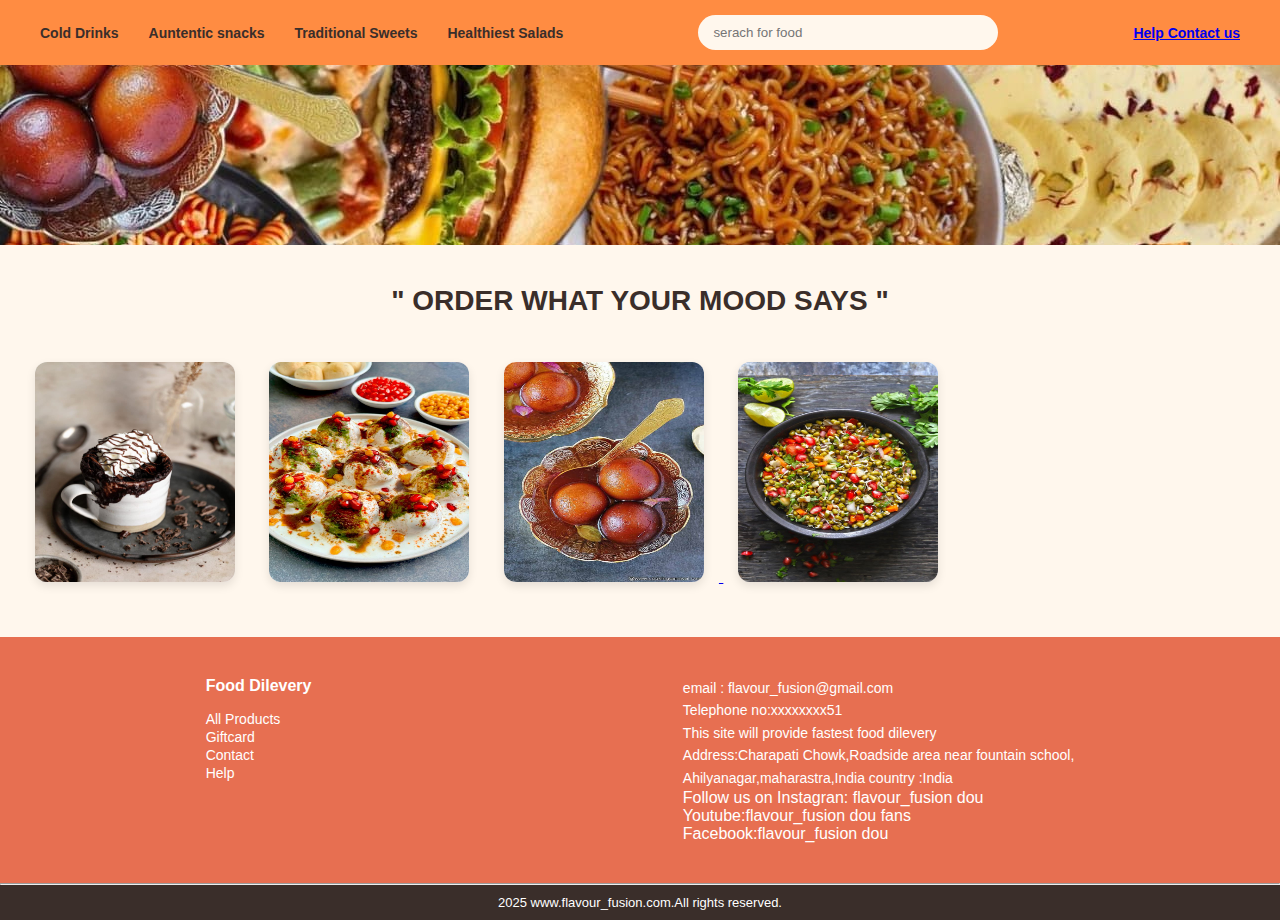
<file: index.html>
<!DOCTYPE html>
<html lang="en">
<head>
    <title>Flavour Fusion</title>
    <link rel="stylesheet" href="project.css">
</head>
<body>
    <header>
        
       <div class="nav">
        <a href="Drinks.html">Cold Drinks </a>
          <a  href="Snacks.html">Auntentic snacks</a>
            <a href="sweets.html">Traditional Sweets</a>
              <a href="Healthy.html">Healthiest Salads</a>
              
       </div>
        <div class="searchbar">
            <input class="searchinput" placeholder="serach for food">
        </div>
        <div class="actionbar">
             <div class="action_container "><a href="Contact_us.html">Help Contact us</a></div>

    </header>
    <main><div class="logo_container">
           
        </div>
     <div class="banner">
        
     <div class="describe">
    
  
     </div>

     <div class="catergories-headings">
      <p class="para">" ORDER WHAT YOUR MOOD SAYS "</p>
        <div id="box1" class="box" > <a href="Drinks.html">
            <img  class="coldrink" src="coldrink.jpg" alt="coldrinnk" height="220px" width="200px"> 
           </a>
        </div>
        <div  id="box2"class="box"><a href="snacks.html">
           <img  class="dahipuri" src="dahipuri.jpg" alt="dahipuri" height="220px" width="200px"></div></a>
        <div  id="box3"class="box"><a href="sweets.html">
          <img  class="Gulab jamun" src="gulab.jpg" alt="Gulab jamun" height="220px" width="200px"></div> </a>
        <div  id="box4"class="box">
          <a href="Healthy.html"><img  class="healthy" src="S3.jpg" alt="healthy" height="220px" width="200px"></div>
       </a>    </div>
    </div>
    </main>
    <footer>
        <div class="footer-container">
        <div class="footer-column">
            <h3>Food Dilevery</h3>
            <a href="#">All Products</a><br>
          <a href="#">Giftcard</a><br>
            <a href="Contact_us.html">Contact</a><br>
              <a href="Contact_us.html">Help</a>
              </div>
              <div class="footer-column">
              <p>email : flavour_fusion@gmail.com<br>
                 Telephone no:xxxxxxxx51<br>
                 This site will provide fastest food dilevery<br>
                 Address:Charapati Chowk,Roadside area near fountain school,<br>Ahilyanagar,maharastra,India
                 country :India</p>
                 Follow us on Instagran: flavour_fusion dou <br>
                              Youtube:flavour_fusion dou fans<br>
                              Facebook:flavour_fusion dou <br>
        </div>
       </div>
       <hr>
       <div class="copyright">
        2025 www.flavour_fusion.com.All rights reserved.

       </div>
    </footer>
</body>
</body>
</html>
</file>
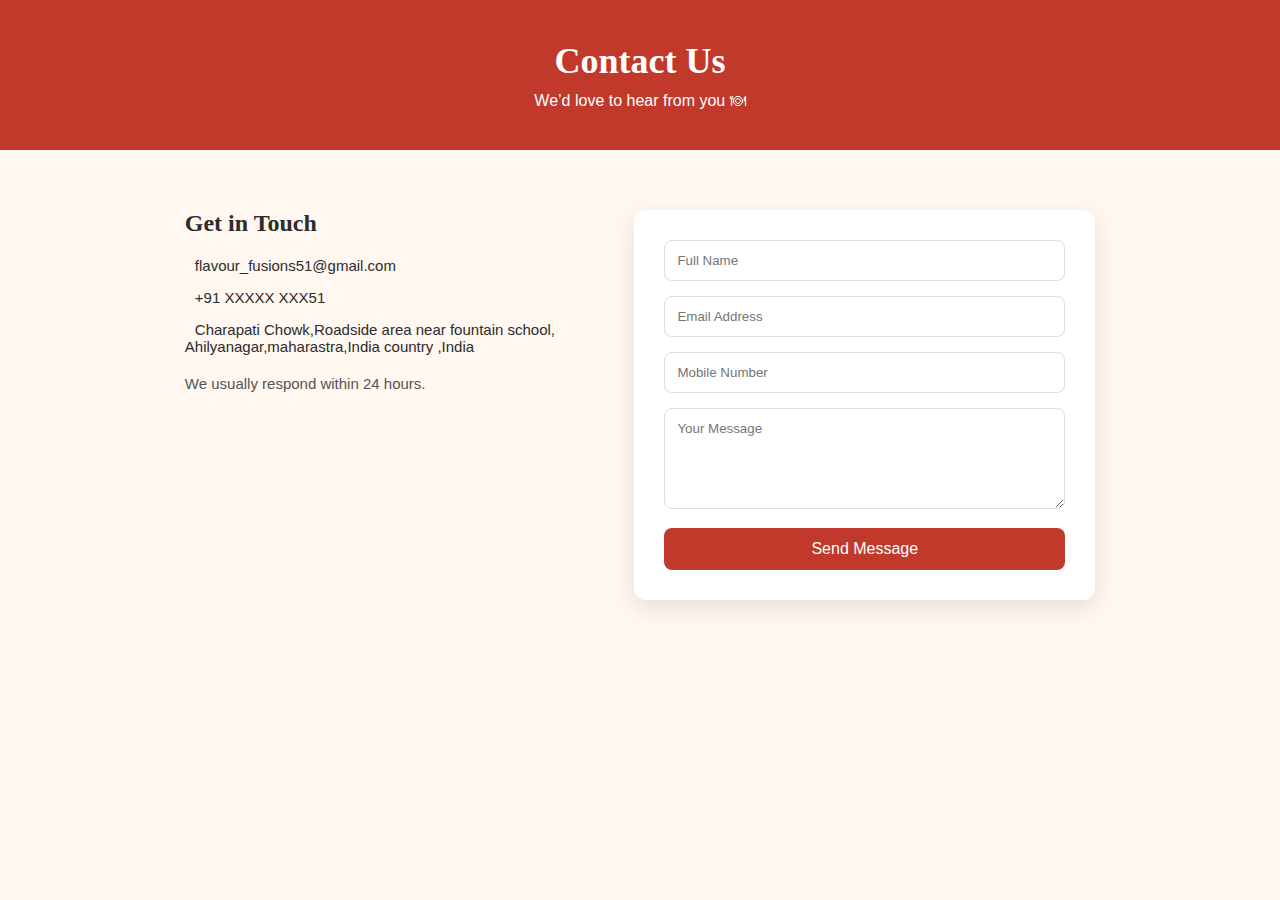
<file: Contact_us.html>
<!DOCTYPE html>
<html lang="en">
<head>
    <meta charset="UTF-8">
    <title>Contact Us | Flavour Fusion</title>
<style>* {
    margin: 0;
    padding: 0;
    box-sizing: border-box;
}

body {
    font-family: 'Poppins', sans-serif;
    background-color: #FFF7F0;
    color: #2C2C2C;
}

/* Header */
.contact-header {
    background-color: #C0392B;
    color: white;
    text-align: center;
    padding: 40px 20px;
}

.contact-header h1 {
    font-family: 'Playfair Display', serif;
    font-size: 36px;
}

.contact-header p {
    margin-top: 10px;
    font-size: 16px;
}

/* Main Container */
.contact-container {
    display: flex;
    justify-content: center;
    gap: 40px;
    padding: 60px 10%;
    flex-wrap: wrap;
}

/* Contact Info */
.contact-info {
    width: 40%;
    min-width: 280px;
}

.contact-info h2 {
    font-family: 'Playfair Display', serif;
    margin-bottom: 20px;
}

.contact-info p {
    margin-bottom: 15px;
    font-size: 15px;
}

.contact-info i {
    color: #C0392B;
    margin-right: 10px;
}

.note {
    margin-top: 20px;
    font-size: 14px;
    color: #555;
}

/* Contact Form */
.contact-form {
    width: 45%;
    min-width: 280px;
    background-color: white;
    padding: 30px;
    border-radius: 12px;
    box-shadow: 0 8px 25px rgba(0,0,0,0.1);
}

.contact-form input,
.contact-form textarea {
    width: 100%;
    padding: 12px;
    margin-bottom: 15px;
    border: 1px solid #ddd;
    border-radius: 8px;
    font-family: 'Poppins', sans-serif;
}

.contact-form input:focus,
.contact-form textarea:focus {
    outline: none;
    border-color: #C0392B;
}

.contact-form button {
    width: 100%;
    padding: 12px;
    background-color: #C0392B;
    color: white;
    border: none;
    border-radius: 8px;
    font-size: 16px;
    cursor: pointer;
}

.contact-form button:hover {
    background-color: #A93226;
}</style>
    
</head>
<body>

    <!-- Header -->
    <div class="contact-header">
        <h1>Contact Us</h1>
        <p>We’d love to hear from you 🍽</p>
    </div>

    <!-- Contact Section -->
    <div class="contact-container">

        <!-- Left: Contact Info -->
        <div class="contact-info">
            <h2>Get in Touch</h2>

            <p><i class="fa fa-envelope"></i> flavour_fusions51@gmail.com</p>
            <p><i class="fa fa-phone"></i> +91 XXXXX XXX51</p>
            <p><i class="fa fa-location-dot"></i>Charapati Chowk,Roadside area near fountain school,<br>Ahilyanagar,maharastra,India
                 country ,India</p>

            <p class="note">We usually respond within 24 hours.</p>
        </div>

        <!-- Right: Contact Form -->
        <div class="contact-form">
            <form>
                <input type="text" placeholder="Full Name" required>
                <input type="email" placeholder="Email Address" required>
                <input type="tel" placeholder="Mobile Number" required>
                <textarea placeholder="Your Message" rows="5"></textarea>
                <button type="submit">Send Message</button>
            </form>
        </div>

    </div>

</body>
</html>
</file>
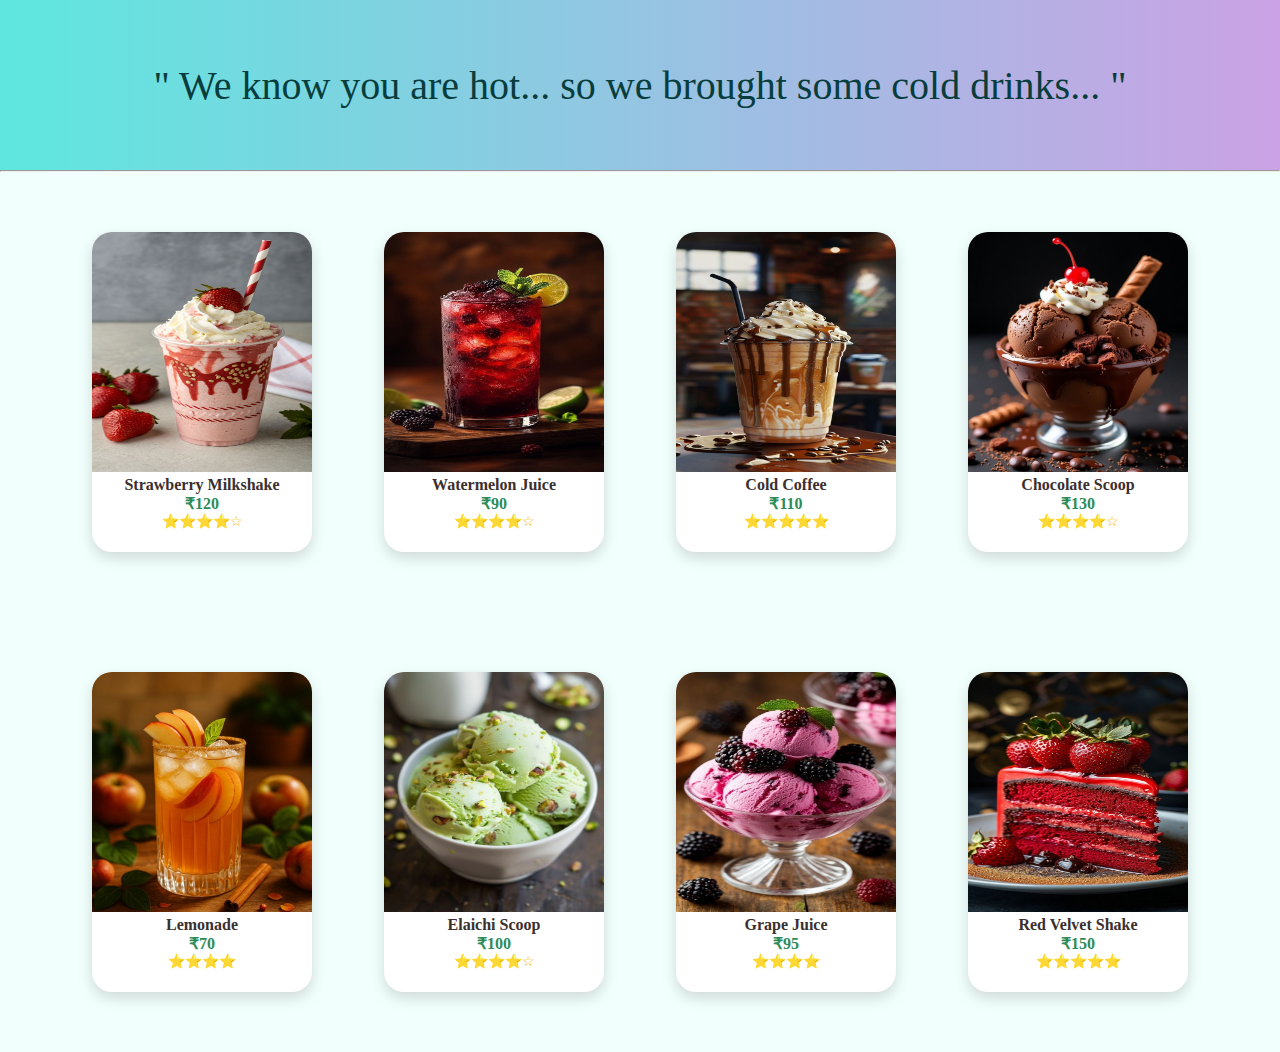
<file: Drinks.html>
<!DOCTYPE html>
<html lang="en">
<head>
    <title>Drinks</title>

    <style>
        *{
            padding:0;
            margin:0;
            box-sizing:border-box;
        }

        /* Top Section */
        .top{
            height:170px;
            background: linear-gradient(to right,#5ee7df,#cba2e5);
            display:flex;
            align-items:center;
            justify-content:center;
        }

        .top p{
            font-size:40px;
            font-family:cursive;
            color:#083d3d;
            text-align:center;
        }

        /* Container */
        .boxcontainer1{
            background-color:#f1fffd;
            padding:40px;
            display:flex;
            justify-content:space-evenly;
            flex-wrap:wrap;
        }

        /* Box */
        .box{
            height:320px;
            width:220px;
            background-color:white;
            border-radius:20px;
            box-shadow:0 6px 15px rgba(0,0,0,0.15);
            margin:20px;
            transition:0.3s;
            text-align:center;
        }

        .box:hover{
            transform:scale(1.08);
             box-shadow: 0 10px 25px rgba(147, 36, 226, 0.715);
        }

        /* Image (unchanged position & size) */
        .box img{
            height:240px;
            width:220px;
            border-radius:20px 20px 0 0;
        }

        /* Details under image */
        .details h4{
            font-size:16px;
            color:#3b2f2f;
        }

        .price{
            color:#2e8b57;
            font-weight:bold;
        }

        .rating{
            color:#f4b400;
            font-size:14px;
        }
    </style>
</head>

<body>

    <nav class="top">
        <p>" We know you are hot... so we brought some cold drinks... "</p>
    </nav>

    <hr>

    <!-- FIRST ROW -->
    <div class="boxcontainer1">

        <div class="box">
            <img src="J2.jpg" alt="Strawberry Milkshake">
            <div class="details">
                <h4>Strawberry Milkshake</h4>
                <p class="price">₹120</p>
                <p class="rating">⭐⭐⭐⭐☆</p>
            </div>
        </div>

        <div class="box">
            <img src="J1.jpg" alt="Watermelon Juice">
            <div class="details">
                <h4>Watermelon Juice</h4>
                <p class="price">₹90</p>
                <p class="rating">⭐⭐⭐⭐☆</p>
            </div>
        </div>

        <div class="box">
            <img src="J3.jpg" alt="Cold Coffee">
            <div class="details">
                <h4>Cold Coffee</h4>
                <p class="price">₹110</p>
                <p class="rating">⭐⭐⭐⭐⭐</p>
            </div>
        </div>

        <div class="box">
            <img src="J4.jpg" alt="Chocolate Scoop">
            <div class="details">
                <h4>Chocolate Scoop</h4>
                <p class="price">₹130</p>
                <p class="rating">⭐⭐⭐⭐☆</p>
            </div>
        </div>

    </div>

    <!-- SECOND ROW -->
    <div class="boxcontainer1">

        <div class="box">
            <img src="J5.jpg" alt="Lemonade">
            <div class="details">
                <h4>Lemonade</h4>
                <p class="price">₹70</p>
                <p class="rating">⭐⭐⭐⭐</p>
            </div>
        </div>

        <div class="box">
            <img src="J6.jpg" alt="Elaichi Scoop">
            <div class="details">
                <h4>Elaichi Scoop</h4>
                <p class="price">₹100</p>
                <p class="rating">⭐⭐⭐⭐☆</p>
            </div>
        </div>

        <div class="box">
            <img src="J7.jpg" alt="Grape Juice">
            <div class="details">
                <h4>Grape Juice</h4>
                <p class="price">₹95</p>
                <p class="rating">⭐⭐⭐⭐</p>
            </div>
        </div>

        <div class="box">
            <img src="J8.jpg" alt="Red Velvet Shake">
            <div class="details">
                <h4>Red Velvet Shake</h4>
                <p class="price">₹150</p>
                <p class="rating">⭐⭐⭐⭐⭐</p>
            </div>
        </div>

    </div>

</body>
</html>
</file>
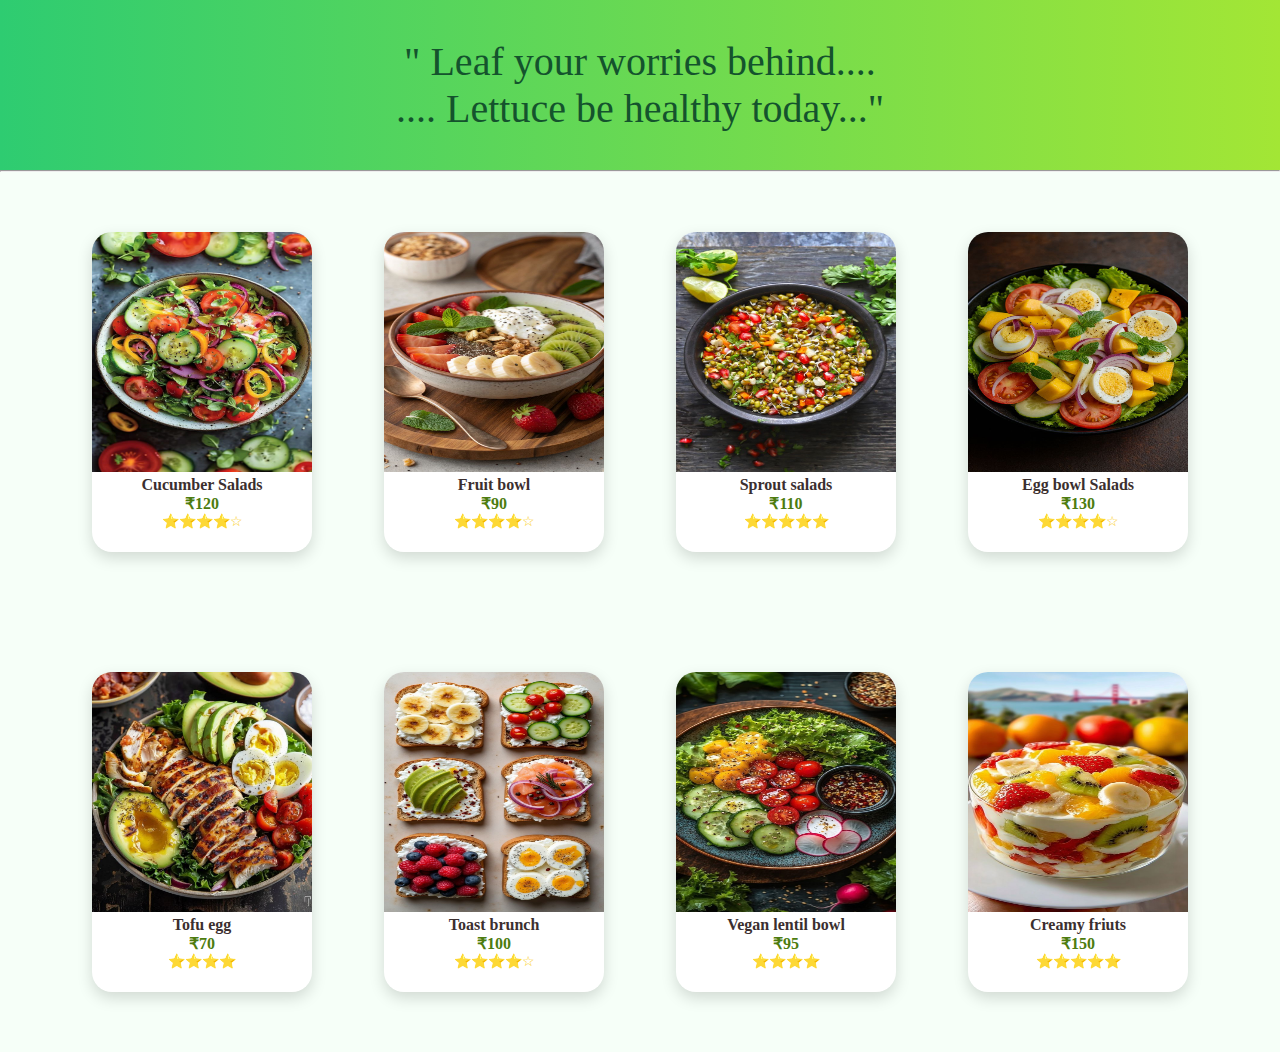
<file: Healthy.html>
<!DOCTYPE html>
<html lang="en">
<head>
    <title>Drinks</title>

    <style>
        *{
            padding:0;
            margin:0;
            box-sizing:border-box;
        }

        /* Top Section */
        .top{
            height:170px;
            background: linear-gradient(to right,#2ECC71,#A3E635);
            display:flex;
            align-items:center;
            justify-content:center;
        }

        .top p{
            font-size:40px;
            font-family:cursive;
            color:#14532D;
            text-align:center;
        }

        /* Container */
        .boxcontainer1{
            background-color:#F6FFF8;
            padding:40px;
            display:flex;
            justify-content:space-evenly;
            flex-wrap:wrap;
        }

        /* Box */
        .box{
            height:320px;
            width:220px;
            background-color:#FFFFFF;
            border-radius:20px;
            box-shadow:0 6px 15px rgba(0,0,0,0.15);
            margin:20px;
            transition:0.3s;
            text-align:center;
        }

        .box:hover{
            transform:scale(1.08);
            box-shadow: 0 10px 25px rgba(46,204,113,0.4);
        }

        /* Image (unchanged position & size) */
        .box img{
            height:240px;
            width:220px;
            border-radius:20px 20px 0 0;
        }

        /* Details under image */
        .details h4{
            font-size:16px;
            color:#3b2f2f;
        }

        .price{
            color: #4D7C0F;;
            font-weight:bold;
        }

        .rating{
            color:#FACC15;
            font-size:14px;
        }
    </style>
</head>

<body>

    <nav class="top">
        <p>" Leaf your worries behind....<br>        ....   Lettuce be healthy today..."</p>
    </nav>

    <hr>

    <!-- FIRST ROW -->
    <div class="boxcontainer1">

        <div class="box">
            <img src="S1.jpg" alt="Salads">
            <div class="details">
                <h4>Cucumber Salads</h4>
                <p class="price">₹120</p>
                <p class="rating">⭐⭐⭐⭐☆</p>
            </div>
        </div>

        <div class="box">
            <img src="S2.jpg" alt="Salads">
            <div class="details">
                <h4>Fruit bowl</h4>
                <p class="price">₹90</p>
                <p class="rating">⭐⭐⭐⭐☆</p>
            </div>
        </div>

        <div class="box">
            <img src="S3.jpg" alt="Salads">
            <div class="details">
                <h4>Sprout salads</h4>
                <p class="price">₹110</p>
                <p class="rating">⭐⭐⭐⭐⭐</p>
            </div>
        </div>

        <div class="box">
            <img src="S4.jpg" alt="Salads">
            <div class="details">
                <h4>Egg bowl Salads</h4>
                <p class="price">₹130</p>
                <p class="rating">⭐⭐⭐⭐☆</p>
            </div>
        </div>

    </div>

    <!-- SECOND ROW -->
    <div class="boxcontainer1">

        <div class="box">
            <img src="S5.jpg" alt="salads">
            <div class="details">
                <h4>Tofu egg</h4>
                <p class="price">₹70</p>
                <p class="rating">⭐⭐⭐⭐</p>
            </div>
        </div>

        <div class="box">
            <img src="S6.jpg" alt="Salads">
            <div class="details">
                <h4>Toast brunch</h4>
                <p class="price">₹100</p>
                <p class="rating">⭐⭐⭐⭐☆</p>
            </div>
        </div>

        <div class="box">
            <img src="S7.jpg" alt="Salads">
            <div class="details">
                <h4>Vegan lentil bowl</h4>
                <p class="price">₹95</p>
                <p class="rating">⭐⭐⭐⭐</p>
            </div>
        </div>

        <div class="box">
            <img src="S8.jpg" alt="Salads">
            <div class="details">
                <h4>Creamy friuts</h4>
                <p class="price">₹150</p>
                <p class="rating">⭐⭐⭐⭐⭐</p>
            </div>
        </div>

    </div>

</body>
</html>
</file>
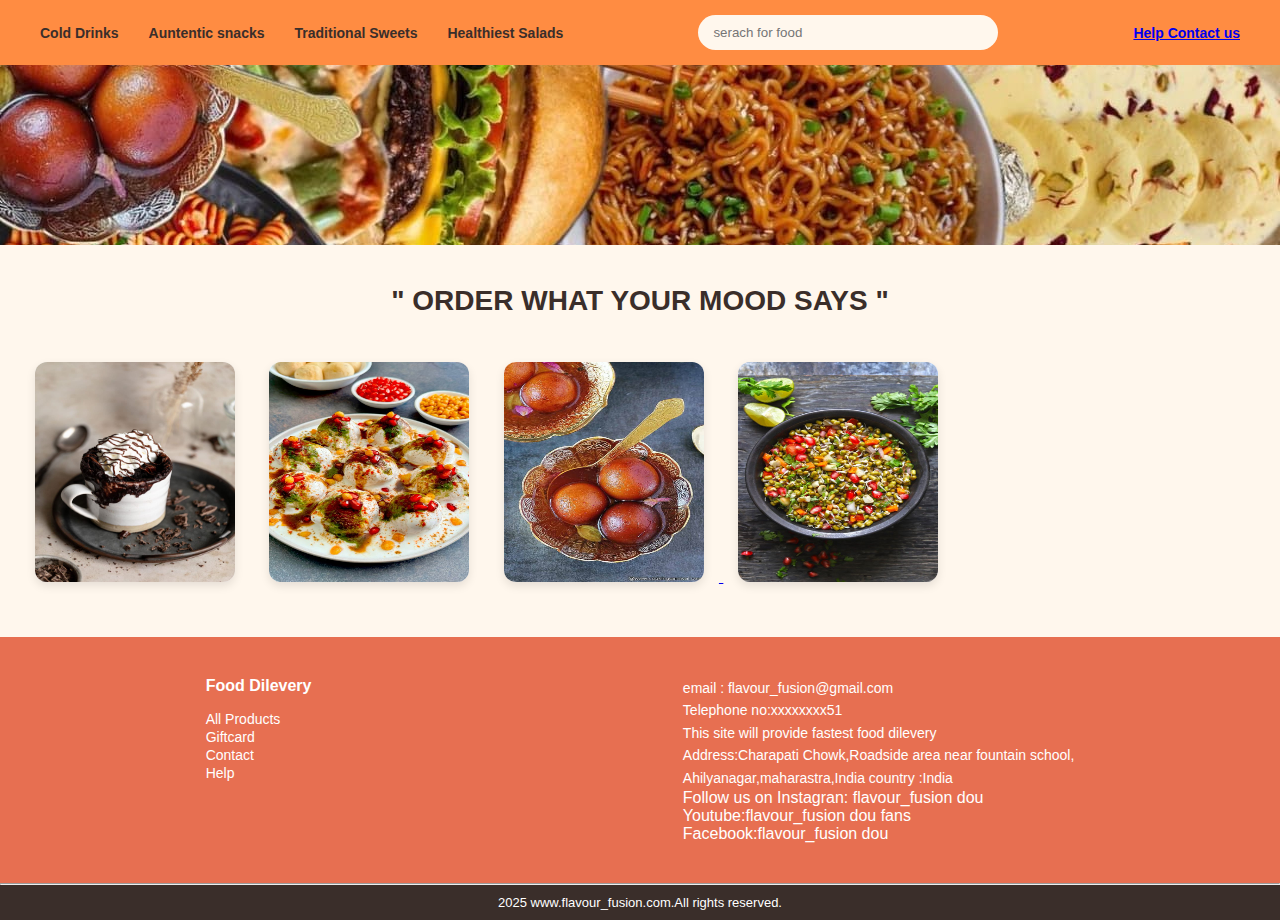
<file: project.html>
<!DOCTYPE html>
<html lang="en">
<head>
    <title>Flavour Fusion</title>
    <link rel="stylesheet" href="project.css">
</head>
<body>
    <header>
        
       <div class="nav">
        <a href="Drinks.html">Cold Drinks </a>
          <a  href="Snacks.html">Auntentic snacks</a>
            <a href="sweets.html">Traditional Sweets</a>
              <a href="Healthy.html">Healthiest Salads</a>
              
       </div>
        <div class="searchbar">
            <input class="searchinput" placeholder="serach for food">
        </div>
        <div class="actionbar">
             <div class="action_container "><a href="Contact_us.html">Help Contact us</a></div>

    </header>
    <main><div class="logo_container">
           
        </div>
     <div class="banner">
        
     <div class="describe">
    
  
     </div>

     <div class="catergories-headings">
      <p class="para">" ORDER WHAT YOUR MOOD SAYS "</p>
        <div id="box1" class="box" > <a href="Drinks.html">
            <img  class="coldrink" src="coldrink.jpg" alt="coldrinnk" height="220px" width="200px"> 
           </a>
        </div>
        <div  id="box2"class="box"><a href="snacks.html">
           <img  class="dahipuri" src="dahipuri.jpg" alt="dahipuri" height="220px" width="200px"></div></a>
        <div  id="box3"class="box"><a href="sweets.html">
          <img  class="Gulab jamun" src="gulab.jpg" alt="Gulab jamun" height="220px" width="200px"></div> </a>
        <div  id="box4"class="box">
          <a href="Healthy.html"><img  class="healthy" src="S3.jpg" alt="healthy" height="220px" width="200px"></div>
       </a>    </div>
    </div>
    </main>
    <footer>
        <div class="footer-container">
        <div class="footer-column">
            <h3>Food Dilevery</h3>
            <a href="#">All Products</a><br>
          <a href="#">Giftcard</a><br>
            <a href="Contact_us.html">Contact</a><br>
              <a href="Contact_us.html">Help</a>
              </div>
              <div class="footer-column">
              <p>email : flavour_fusion@gmail.com<br>
                 Telephone no:xxxxxxxx51<br>
                 This site will provide fastest food dilevery<br>
                 Address:Charapati Chowk,Roadside area near fountain school,<br>Ahilyanagar,maharastra,India
                 country :India</p>
                 Follow us on Instagran: flavour_fusion dou <br>
                              Youtube:flavour_fusion dou fans<br>
                              Facebook:flavour_fusion dou <br>
        </div>
       </div>
       <hr>
       <div class="copyright">
        2025 www.flavour_fusion.com.All rights reserved.

       </div>
    </footer>
</body>
</body>
</html>
</file>
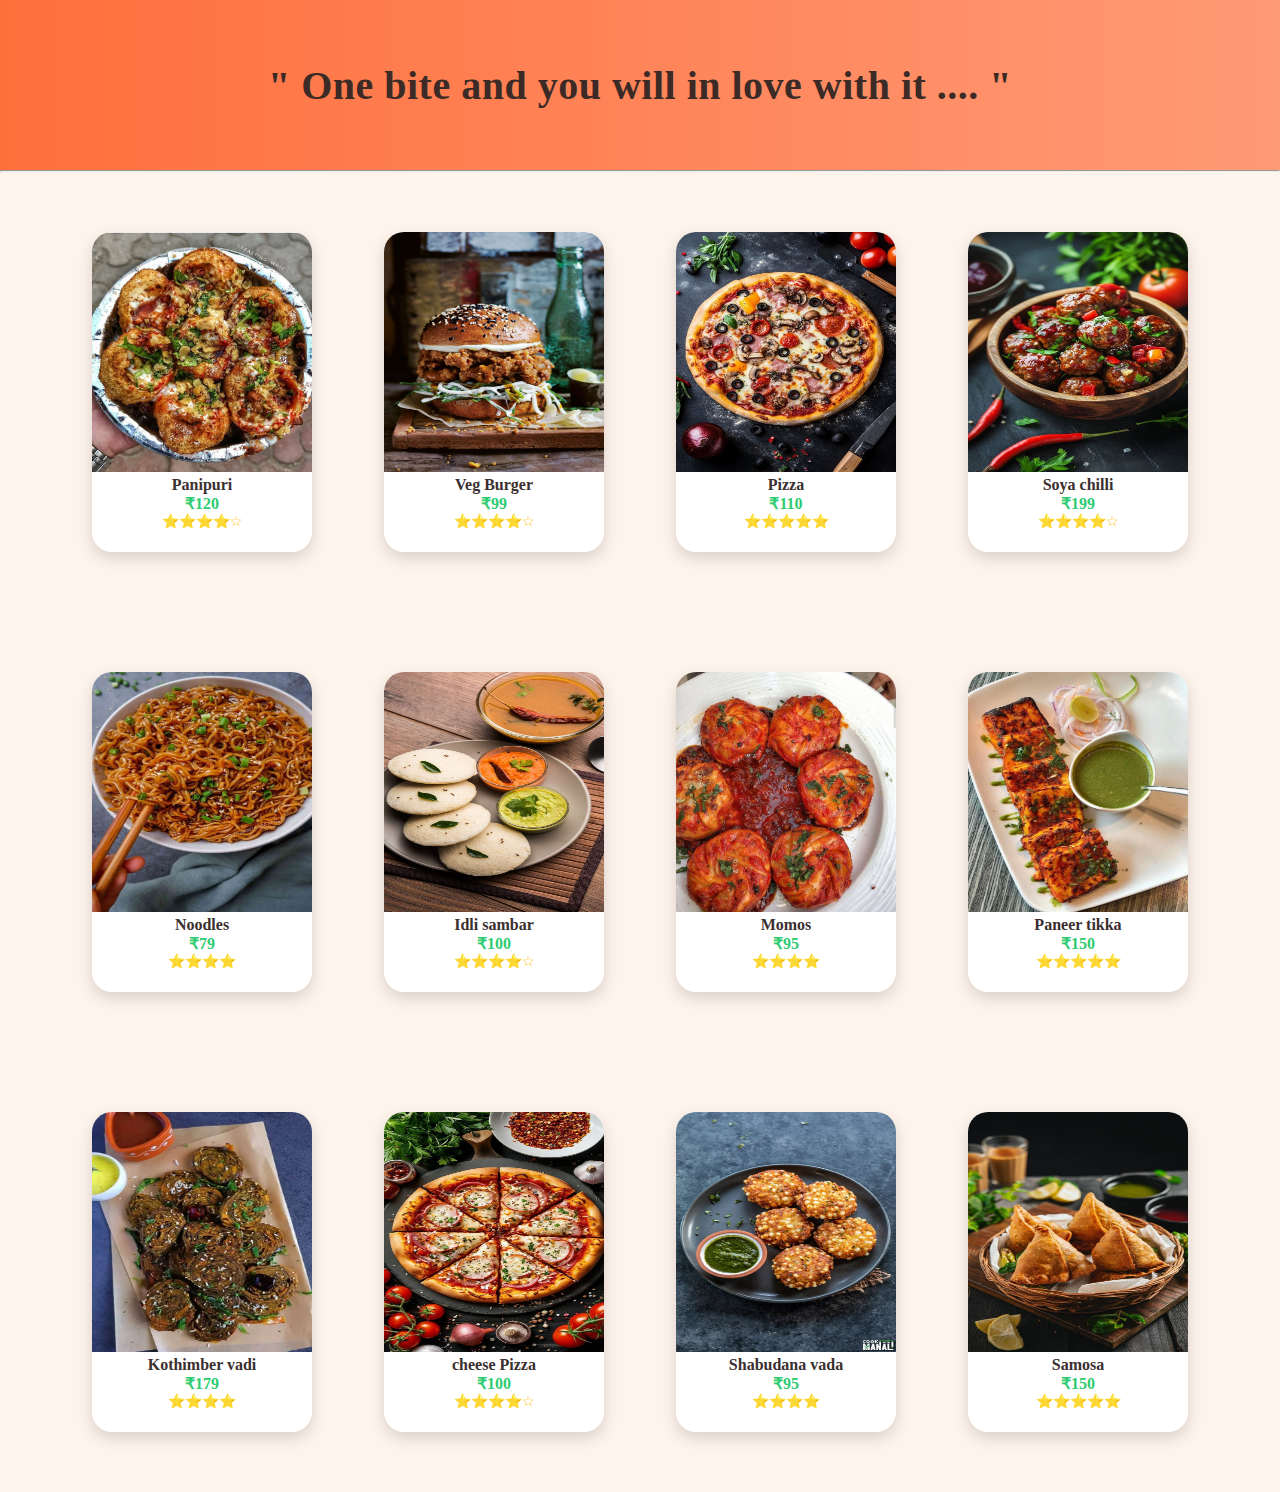
<file: Snacks.html>
<!DOCTYPE html>
<html lang="en">
<head>
    <title>Sweets</title>

    <style>
        *{
            padding:0;
            margin:0;
            box-sizing:border-box;
        }

        /* Top Section */
        .top{
            height:170px;
            background: linear-gradient(to right,#FF6F3C,#FF9A76);
            display:flex;
            align-items:center;
            justify-content:center;
        }

        .top p{
            font-size:40px;
            font-family:cursive;
            color:#3B2A26;
            text-align:center;
            font-weight: 600;
            letter-spacing: 0.5px;
        }

        /* Container */
        .boxcontainer1{
            background-color:#FFF4EC;
            padding:40px;
            display:flex;
            justify-content:space-evenly;
            flex-wrap:wrap;
        }

        /* Box */
        .box{
            height:320px;
            width:220px;
            background-color:#FFFFFF;
            border-radius:20px;
            box-shadow:0 6px 15px rgba(0,0,0,0.15);
            margin:20px;
            transition:0.3s;
            text-align:center;
        }

        .box:hover{
            transform:scale(1.08);
             box-shadow: 0 10px 25px rgba(243, 48, 18, 0.849);
        }

        /* Image (unchanged position & size) */
        .box img{
            height:240px;
            width:220px;
            border-radius:20px 20px 0 0;
        }

        /* Details under image */
        .details h4{
            font-size:16px;
            color:#3b2f2f;
        }

        .price{
            color:#2ECC71;
            font-weight:bold;
        }

        .rating{
            color:#FFC107;
            font-size:14px;
        }
    </style>
</head>

<body>

    <nav class="top">
        <p>" One bite and you will in love with it .... "</p>
    </nav>

    <hr>

    <!-- FIRST ROW -->
    <div class="boxcontainer1">

        <div class="box">
            <img src="panipuri.jpg" alt="Panipuri">
            <div class="details">
                <h4>Panipuri</h4>
                <p class="price">₹120</p>
                <p class="rating">⭐⭐⭐⭐☆</p>
            </div>
        </div>

        <div class="box">
            <img src="bun.jpg" alt="Veg Burger">
            <div class="details">
                <h4>Veg Burger</h4>
                <p class="price">₹99</p>
                <p class="rating">⭐⭐⭐⭐☆</p>
            </div>
        </div>

        <div class="box">
            <img src="cheese pizza.jpg" alt="pizza">
            <div class="details">
                <h4>Pizza</h4>
                <p class="price">₹110</p>
                <p class="rating">⭐⭐⭐⭐⭐</p>
            </div>
        </div>

        <div class="box">
            <img src="chilli.jpg" alt="Soya chilli">
            <div class="details">
                <h4>Soya chilli</h4>
                <p class="price">₹199</p>
                <p class="rating">⭐⭐⭐⭐☆</p>
            </div>
        </div>

    </div>

    <!-- SECOND ROW -->
    <div class="boxcontainer1">

        <div class="box">
            <img src="noodles.jpg" alt="Noodles">
            <div class="details">
                <h4>Noodles</h4>
                <p class="price">₹79</p>
                <p class="rating">⭐⭐⭐⭐</p>
            </div>
        </div>

        <div class="box">
            <img src="idli.jpg" alt="Idli sambar">
            <div class="details">
                <h4>Idli sambar</h4>
                <p class="price">₹100</p>
                <p class="rating">⭐⭐⭐⭐☆</p>
            </div>
        </div>

        <div class="box">
            <img src="momos.jpg" alt="Momos">
            <div class="details">
                <h4>Momos</h4>
                <p class="price">₹95</p>
                <p class="rating">⭐⭐⭐⭐</p>
            </div>
        </div>

        <div class="box">
            <img src="paneer.jpg" alt="Paneer tikka">
            <div class="details">
                <h4>Paneer tikka</h4>
                <p class="price">₹150</p>
                <p class="rating">⭐⭐⭐⭐⭐</p>
            </div>
        </div>

    </div>
    <div class="boxcontainer1">

        <div class="box">
            <img src="vadi.jpg" alt="Kothimber vadi">
            <div class="details">
                <h4>Kothimber vadi</h4>
                <p class="price">₹179</p>
                <p class="rating">⭐⭐⭐⭐</p>
            </div>
        </div>

        <div class="box">
            <img src="Pizza.jpg" alt="cheese Pizza">
            <div class="details">
                <h4>cheese Pizza</h4>
                <p class="price">₹100</p>
                <p class="rating">⭐⭐⭐⭐☆</p>
            </div>
        </div>

        <div class="box">
            <img src="sabu.jpg" alt="Shabudana vada">
            <div class="details">
                <h4>Shabudana vada</h4>
                <p class="price">₹95</p>
                <p class="rating">⭐⭐⭐⭐</p>
            </div>
        </div>

        <div class="box">
            <img src="samosa.jpg" alt="Samosa">
            <div class="details">
                <h4>Samosa</h4>
                <p class="price">₹150</p>
                <p class="rating">⭐⭐⭐⭐⭐</p>
            </div>
        </div>

</body>
</html>
</file>
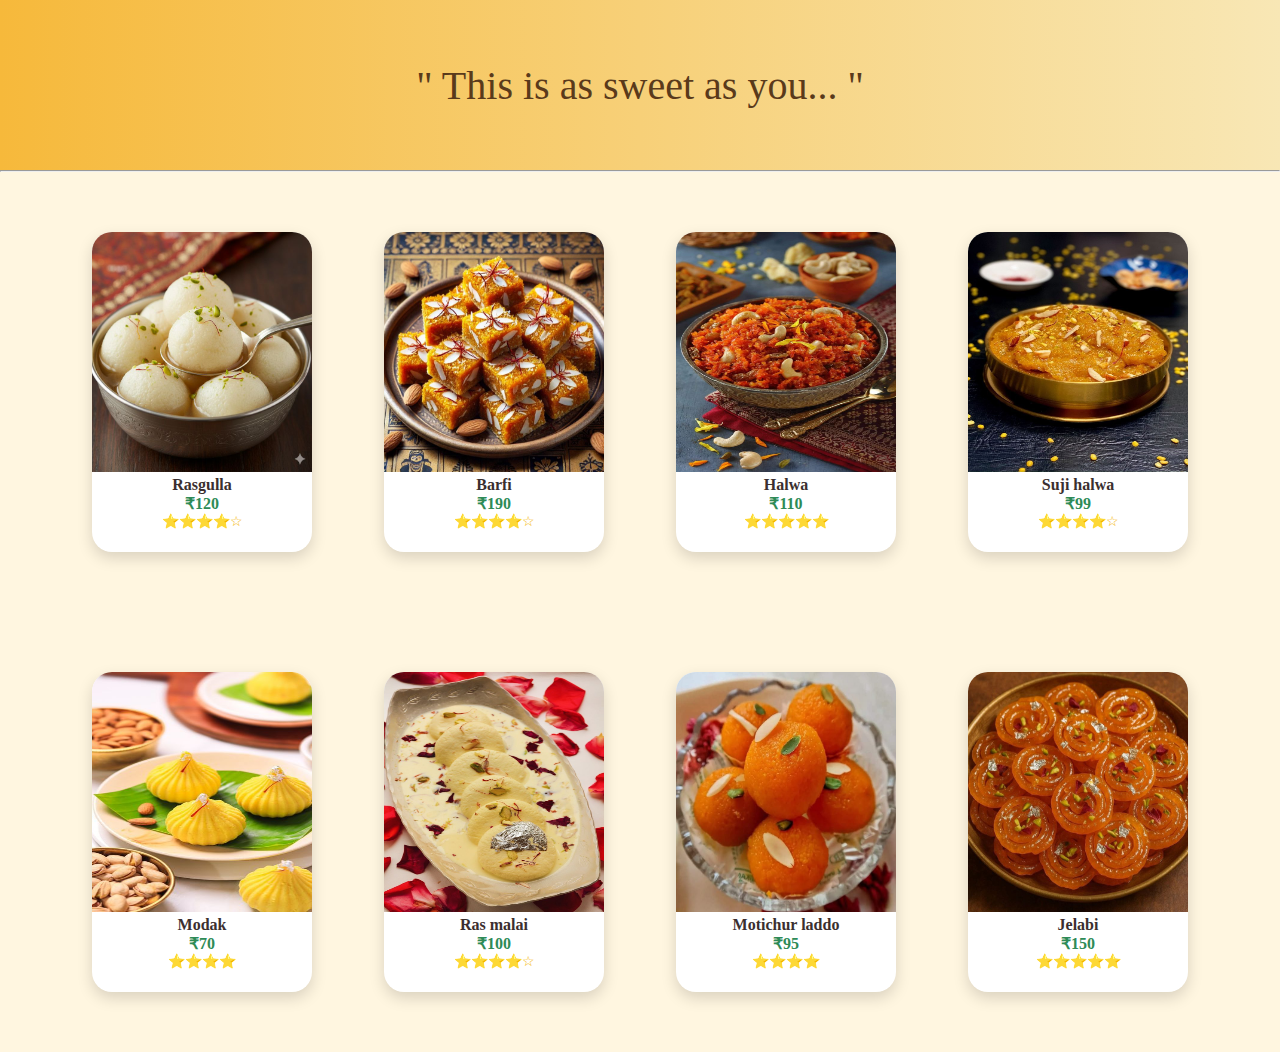
<file: sweets.html>
<!DOCTYPE html>
<html lang="en">
<head>
    <title>Sweets</title>

    <style>
        *{
            padding:0;
            margin:0;
            box-sizing:border-box;
        }

        /* Top Section */
        .top{
            height:170px;
            background: linear-gradient(to right,#f6b93b,#f8e7b5);
            display:flex;
            align-items:center;
            justify-content:center;
        }

        .top p{
            font-size:40px;
            font-family:cursive;
            color:#5a3a1b;
            text-align:center;
        }

        /* Container */
        .boxcontainer1{
            background-color:#fff6e0;
            padding:40px;
            display:flex;
            justify-content:space-evenly;
            flex-wrap:wrap;
        }

        /* Box */
        .box{
            height:320px;
            width:220px;
            background-color:white;
            border-radius:20px;
            box-shadow:0 6px 15px rgba(0,0,0,0.15);
            margin:20px;
            transition:0.3s;
            text-align:center;
        }

        .box:hover{
            transform:scale(1.08);
             box-shadow: 0 10px 25px rgba(206, 110, 31, 0.913);
        }

        /* Image (unchanged position & size) */
        .box img{
            height:240px;
            width:220px;
            border-radius:20px 20px 0 0;
        }

        /* Details under image */
        .details h4{
            font-size:16px;
            color:#3b2f2f;
        }

        .price{
            color:#2e8b57;
            font-weight:bold;
        }

        .rating{
            color:#f4b400;
            font-size:14px;
        }
    </style>
</head>

<body>

    <nav class="top">
        <p>" This is as sweet as you... "</p>
    </nav>

    <hr>

    <!-- FIRST ROW -->
    <div class="boxcontainer1">

        <div class="box">
            <img src="gulla.jpg" alt="Rasgulla">
            <div class="details">
                <h4>Rasgulla</h4>
                <p class="price">₹120</p>
                <p class="rating">⭐⭐⭐⭐☆</p>
            </div>
        </div>

        <div class="box">
            <img src="barfi.jpg" alt="Barfi">
            <div class="details">
                <h4>Barfi</h4>
                <p class="price">₹190</p>
                <p class="rating">⭐⭐⭐⭐☆</p>
            </div>
        </div>

        <div class="box">
            <img src="halwa.jpg" alt="Halwa">
            <div class="details">
                <h4>Halwa</h4>
                <p class="price">₹110</p>
                <p class="rating">⭐⭐⭐⭐⭐</p>
            </div>
        </div>

        <div class="box">
            <img src="suji ka halwa.jpg" alt="Suji halwa">
            <div class="details">
                <h4>Suji halwa</h4>
                <p class="price">₹99</p>
                <p class="rating">⭐⭐⭐⭐☆</p>
            </div>
        </div>

    </div>

    <!-- SECOND ROW -->
    <div class="boxcontainer1">

        <div class="box">
            <img src="modak.jpg" alt="Modak">
            <div class="details">
                <h4>Modak</h4>
                <p class="price">₹70</p>
                <p class="rating">⭐⭐⭐⭐</p>
            </div>
        </div>

        <div class="box">
            <img src="malai.jpg" alt="Ras malai">
            <div class="details">
                <h4>Ras malai</h4>
                <p class="price">₹100</p>
                <p class="rating">⭐⭐⭐⭐☆</p>
            </div>
        </div>

        <div class="box">
            <img src="laddo.jpg" alt="Motichur laddo">
            <div class="details">
                <h4>Motichur laddo</h4>
                <p class="price">₹95</p>
                <p class="rating">⭐⭐⭐⭐</p>
            </div>
        </div>

        <div class="box">
            <img src="jelabi.jpg" alt="jelabi">
            <div class="details">
                <h4>Jelabi</h4>
                <p class="price">₹150</p>
                <p class="rating">⭐⭐⭐⭐⭐</p>
            </div>
        </div>

    </div>

</body>
</html>
</file>
<file: project.css>
/* Reset */
* {
  margin: 0;
  padding: 0;
  box-sizing: border-box;
  font-family: 'Segoe UI', sans-serif;
}

/* ================= HEADER ================= */
header {
  display: flex;
  justify-content: space-between;
  align-items: center;
  padding: 0 40px;
  height: 65px;
  background-color: #FF8C42;
}

/* Navigation */
.nav {
  display: flex;
  gap: 30px;
}

.nav a {
  text-decoration: none;
  color: #3A2E2A;
  font-size: 14px;
  font-weight: 600;
}

.nav a:hover {
  color: #FFFFFF;
  border-bottom: 2px solid #FFFFFF;
}
/*action bar*/
.actionbar{text-decoration: none;
  color: #3A2E2A;
  font-size: 14px;
  font-weight: 600;
}

.actionbar:hover {
  color: #FFFFFF;
  border-bottom: 2px solid #FFFFFF;
}
/* Search Bar */
.searchbar {
  width: 300px;
}

.searchinput {
  width: 100%;
  height: 35px;
  border-radius: 20px;
  border: none;
  padding: 0 15px;
  outline: none;
  background-color: #FFF7ED;
  color: #3A2E2A;
}

/* ================= BANNER ================= */
.logo_container {
  height: 180px;
  background-image: url(back.jpg);
  background-size: cover;
  background-position: center;
}

/* ================= MAIN ================= */
.banner {
  background-color: #FFF7ED;
  padding: 40px 20px;
}

/* Heading */
.catergories-headings p {
  text-align: center;
  font-size: 28px;
  font-weight: 700;
  color: #3A2E2A;
  margin-bottom: 30px;
}

/* ================= FOOD BOXES ================= */
.box {
  width: 200px;
  height: 220px;
  background-color: #FFFFFF;
  border-radius: 12px;
  margin: 15px;
  display: inline-block;
  box-shadow: 0 4px 10px rgba(0,0,0,0.1);
  transition: transform 0.3s ease, box-shadow 0.3s ease;
}

.box img {
  width: 100%;
  height: 100%;
  border-radius: 12px;
}

/* Hover Effect */
.box:hover {
  transform: translateY(-8px);
  box-shadow: 0 8px 20px rgba(0,0,0,0.15);
}

/* ================= FOOTER ================= */
.footer-container {
  background-color: #E76F51;
  padding: 40px 20px;
  display: flex;
  justify-content: space-around;
  color: #FFFFFF;
}

.footer-column h3 {
  margin-bottom: 15px;
  font-size: 16px;
}

.footer-column a {
  color: #FFFFFF;
  text-decoration: none;
  margin-bottom: 8px;
  font-size: 14px;
}

.footer-column a:hover {
  text-decoration: underline;
}

.footer-column p {
  font-size: 14px;
  line-height: 1.6;
}

/* Copyright */
.copyright {
  background-color: #3A2E2A;
  color: #FFFFFF;
  text-align: center;
  padding: 10px;
  font-size: 13px;
}
</file>
